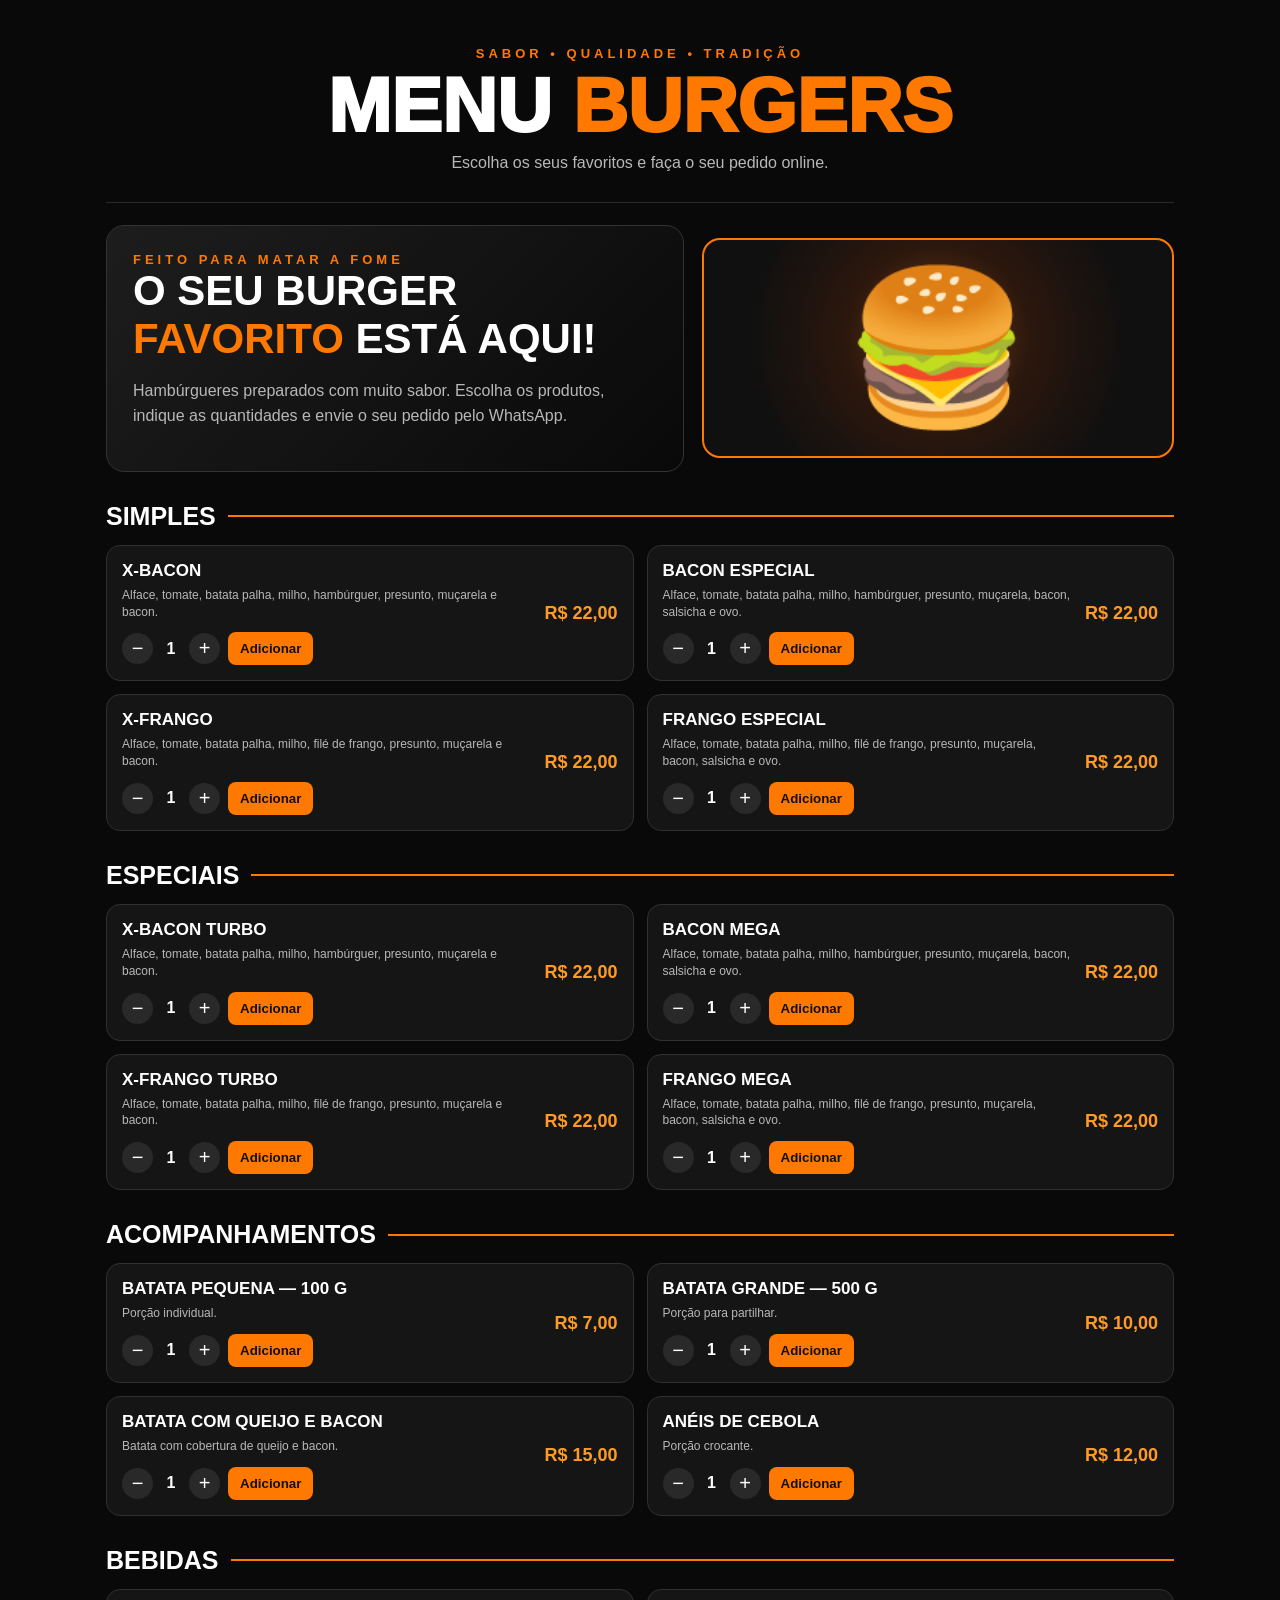
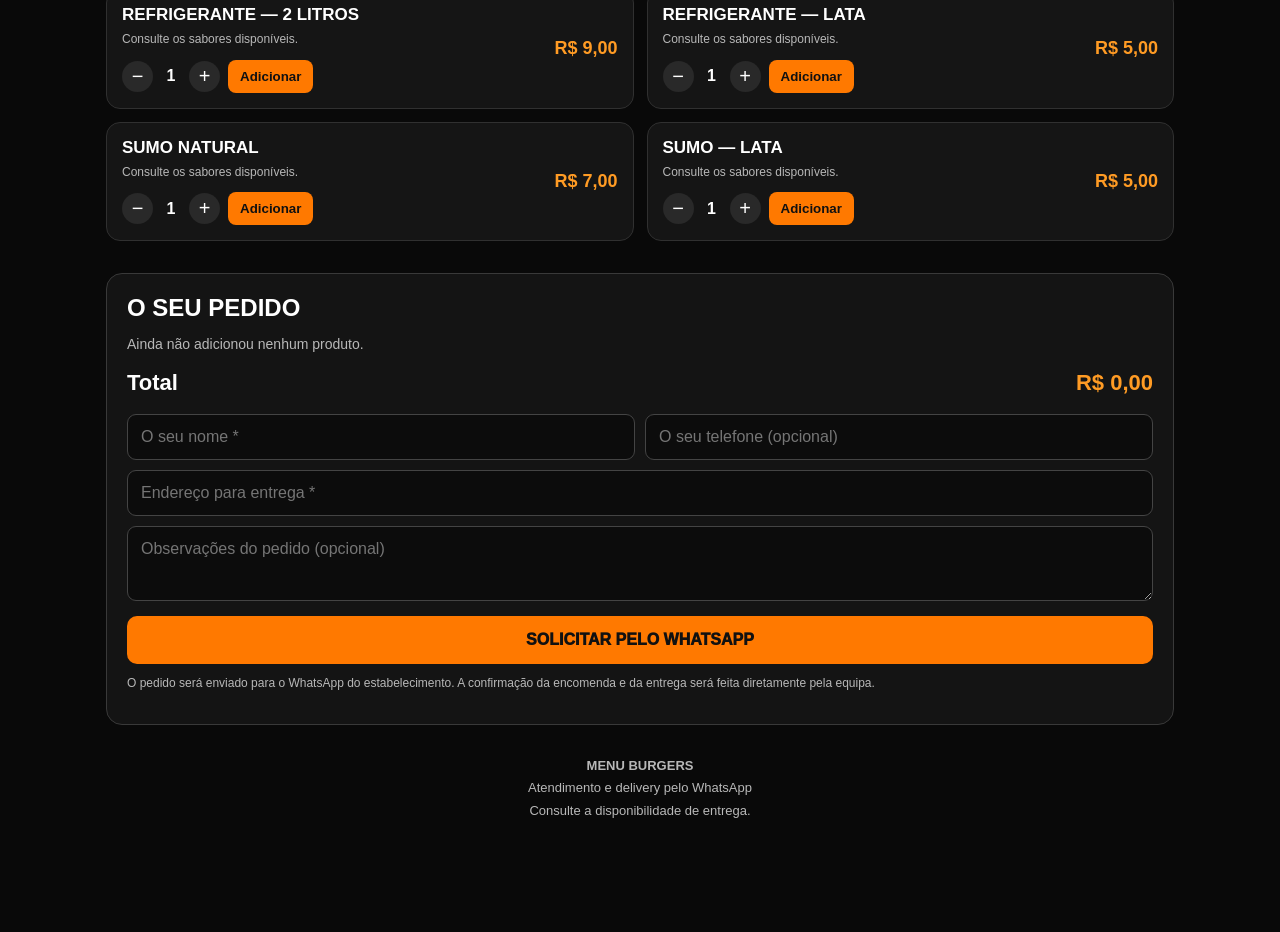
<file: public/assets/aistudio/cardapio-digital-burgers_-_C_pia_00836f5f.html>
<!DOCTYPE html>
<html lang="pt-BR">
<head>
  <meta charset="UTF-8">
  <meta name="viewport" content="width=device-width, initial-scale=1.0">
  <meta name="theme-color" content="#090909">
  <title>Cardápio Digital | Burgers</title>
  <style>
    :root{--bg:#090909;--panel:#151515;--orange:#ff7900;--orange2:#ff9b24;--white:#fff;--muted:#b8b8b8}
    *{box-sizing:border-box} body{margin:0;background:var(--bg);color:var(--white);font-family:Arial,Helvetica,sans-serif}
    .wrap{max-width:1100px;margin:auto;padding:22px 16px 110px}
    header{text-align:center;padding:24px 12px 30px;border-bottom:1px solid #292929}
    .eyebrow{color:var(--orange);font-weight:900;letter-spacing:4px;font-size:13px}
    h1{font-size:clamp(38px,8vw,76px);line-height:.95;margin:9px 0;text-transform:uppercase;font-weight:1000}
    h1 span{color:var(--orange)} .subtitle{color:var(--muted);margin:12px 0 0}
    .hero{display:grid;grid-template-columns:1.1fr .9fr;gap:18px;align-items:center;margin:22px 0 30px}
    .hero-copy{padding:26px;border:1px solid #333;border-radius:18px;background:linear-gradient(135deg,#1d1d1d,#090909)}
    .hero-copy h2{font-size:clamp(25px,4vw,42px);margin:0 0 10px;text-transform:uppercase}
    .hero-copy h2 span{color:var(--orange)} .hero-copy p{color:var(--muted);line-height:1.55}
    .hero-art{min-height:220px;border-radius:18px;border:2px solid var(--orange);display:grid;place-items:center;background:radial-gradient(circle at 50% 45%,#754018 0,#2b170d 35%,#101010 72%);font-size:clamp(80px,15vw,150px)}
    .section{margin:30px 0}.section-head{display:flex;align-items:center;gap:12px;margin-bottom:14px}
    .section-head h2{font-size:25px;margin:0;text-transform:uppercase}.section-head:after{content:"";height:2px;background:var(--orange);flex:1}
    .products{display:grid;grid-template-columns:repeat(2,minmax(0,1fr));gap:13px}
    .product{background:var(--panel);border:1px solid #303030;border-radius:14px;padding:15px;display:grid;grid-template-columns:1fr auto;gap:10px;align-items:center}
    .product h3{font-size:17px;margin:0 0 6px;text-transform:uppercase}.product p{font-size:12px;color:var(--muted);line-height:1.4;margin:0}
    .price{color:var(--orange2);font-weight:900;font-size:18px;white-space:nowrap}
    .controls{display:flex;align-items:center;gap:8px;margin-top:12px}
    .qty-btn{width:31px;height:31px;border:0;border-radius:50%;background:#292929;color:white;font-size:20px;cursor:pointer}
    .qty{min-width:20px;text-align:center;font-weight:bold}
    .add{background:var(--orange);color:#111;border:0;border-radius:8px;padding:9px 12px;font-weight:900;cursor:pointer}
    .add:hover,.checkout:hover{background:var(--orange2)}
    .cart{margin-top:32px;padding:20px;background:#141414;border:1px solid #393939;border-radius:16px}
    .cart h2{margin:0 0 14px;text-transform:uppercase}.cart-row{display:flex;justify-content:space-between;gap:12px;padding:10px 0;border-bottom:1px solid #2c2c2c;font-size:14px}
    .cart-empty{color:var(--muted);font-size:14px}.total{display:flex;justify-content:space-between;font-size:22px;font-weight:900;margin:18px 0}.total strong{color:var(--orange2)}
    .customer{display:grid;grid-template-columns:1fr 1fr;gap:10px;margin:15px 0}
    input,textarea{width:100%;padding:13px;border:1px solid #444;border-radius:9px;background:#0c0c0c;color:white;font:inherit}
    textarea{grid-column:1/-1;min-height:75px;resize:vertical}
    .checkout{width:100%;padding:15px;border:0;border-radius:10px;background:var(--orange);color:#111;font-size:16px;font-weight:1000;cursor:pointer}
    .note{font-size:12px;color:var(--muted);line-height:1.5;margin-top:10px}
    footer{text-align:center;color:var(--muted);font-size:13px;padding:30px 10px 0;line-height:1.7}
    @media(max-width:650px){.hero{grid-template-columns:1fr}.hero-art{min-height:170px}.products{grid-template-columns:1fr}.customer{grid-template-columns:1fr}textarea{grid-column:auto}.wrap{padding-left:12px;padding-right:12px}}
  </style>
</head>
<body>
<div class="wrap">
  <header>
    <div class="eyebrow">SABOR • QUALIDADE • TRADIÇÃO</div>
    <h1>Menu <span>Burgers</span></h1>
    <p class="subtitle">Escolha os seus favoritos e faça o seu pedido online.</p>
  </header>

  <section class="hero">
    <div class="hero-copy">
      <div class="eyebrow">FEITO PARA MATAR A FOME</div>
      <h2>O seu burger <span>favorito</span> está aqui!</h2>
      <p>Hambúrgueres preparados com muito sabor. Escolha os produtos, indique as quantidades e envie o seu pedido pelo WhatsApp.</p>
    </div>
    <div class="hero-art" aria-label="Ilustração de hambúrguer">🍔</div>
  </section>

  <main id="menu"></main>

  <section class="cart" id="carrinho">
    <h2>O seu pedido</h2>
    <div id="cart-items" class="cart-empty">Ainda não adicionou nenhum produto.</div>
    <div class="total"><span>Total</span><strong id="total">R$ 0,00</strong></div>
    <div class="customer">
      <input id="customer-name" type="text" placeholder="O seu nome *" autocomplete="name">
      <input id="customer-phone" type="tel" placeholder="O seu telefone (opcional)">
      <input id="customer-address" type="text" placeholder="Endereço para entrega *" style="grid-column:1/-1">
      <textarea id="customer-notes" placeholder="Observações do pedido (opcional)"></textarea>
    </div>
    <button class="checkout" onclick="sendOrder()">SOLICITAR PELO WHATSAPP</button>
    <p class="note">O pedido será enviado para o WhatsApp do estabelecimento. A confirmação da encomenda e da entrega será feita diretamente pela equipa.</p>
  </section>

  <footer>
    <strong>MENU BURGERS</strong><br>
    Atendimento e delivery pelo WhatsApp<br>
    <span id="delivery-info">Consulte a disponibilidade de entrega.</span>
  </footer>
</div>

<script>
  // CONFIGURAÇÃO: substitua pelo número real, com indicativo do país e apenas algarismos.
  // Exemplo Angola: 244923000000 | Exemplo Brasil: 5511999999999
  const WHATSAPP_NUMBER = "SUBSTITUIR_PELO_NUMERO";

  const menuData = [
    {category:"Simples",items:[
      {id:"x-bacon",name:"X-Bacon",description:"Alface, tomate, batata palha, milho, hambúrguer, presunto, muçarela e bacon.",price:22},
      {id:"bacon-especial",name:"Bacon Especial",description:"Alface, tomate, batata palha, milho, hambúrguer, presunto, muçarela, bacon, salsicha e ovo.",price:22},
      {id:"x-frango",name:"X-Frango",description:"Alface, tomate, batata palha, milho, filé de frango, presunto, muçarela e bacon.",price:22},
      {id:"frango-especial",name:"Frango Especial",description:"Alface, tomate, batata palha, milho, filé de frango, presunto, muçarela, bacon, salsicha e ovo.",price:22}
    ]},
    {category:"Especiais",items:[
      {id:"x-bacon-turbo",name:"X-Bacon Turbo",description:"Alface, tomate, batata palha, milho, hambúrguer, presunto, muçarela e bacon.",price:22},
      {id:"bacon-mega",name:"Bacon Mega",description:"Alface, tomate, batata palha, milho, hambúrguer, presunto, muçarela, bacon, salsicha e ovo.",price:22},
      {id:"x-frango-turbo",name:"X-Frango Turbo",description:"Alface, tomate, batata palha, milho, filé de frango, presunto, muçarela e bacon.",price:22},
      {id:"frango-mega",name:"Frango Mega",description:"Alface, tomate, batata palha, milho, filé de frango, presunto, muçarela, bacon, salsicha e ovo.",price:22}
    ]},
    {category:"Acompanhamentos",items:[
      {id:"batata-pequena",name:"Batata pequena — 100 g",description:"Porção individual.",price:7},
      {id:"batata-grande",name:"Batata grande — 500 g",description:"Porção para partilhar.",price:10},
      {id:"batata-queijo-bacon",name:"Batata com queijo e bacon",description:"Batata com cobertura de queijo e bacon.",price:15},
      {id:"aneis-cebola",name:"Anéis de cebola",description:"Porção crocante.",price:12}
    ]},
    {category:"Bebidas",items:[
      {id:"refri-2l",name:"Refrigerante — 2 litros",description:"Consulte os sabores disponíveis.",price:9},
      {id:"refri-lata",name:"Refrigerante — lata",description:"Consulte os sabores disponíveis.",price:5},
      {id:"suco-natural",name:"Sumo natural",description:"Consulte os sabores disponíveis.",price:7},
      {id:"suco-lata",name:"Sumo — lata",description:"Consulte os sabores disponíveis.",price:5}
    ]}
  ];

  const quantities = {};
  const cart = {};
  const money = value => "R$ " + value.toFixed(2).replace(".", ",");
  const menu = document.getElementById("menu");

  menuData.forEach(section => {
    const sectionEl = document.createElement("section");
    sectionEl.className = "section";
    sectionEl.innerHTML = `<div class="section-head"><h2>${section.category}</h2></div><div class="products"></div>`;
    const grid = sectionEl.querySelector(".products");
    section.items.forEach(item => {
      quantities[item.id] = 1;
      const card = document.createElement("article");
      card.className = "product";
      card.innerHTML = `
        <div>
          <h3>${item.name}</h3><p>${item.description}</p>
          <div class="controls">
            <button class="qty-btn" aria-label="Diminuir ${item.name}" onclick="changeQty('${item.id}',-1)">−</button>
            <span class="qty" id="qty-${item.id}">1</span>
            <button class="qty-btn" aria-label="Aumentar ${item.name}" onclick="changeQty('${item.id}',1)">+</button>
            <button class="add" onclick="addToCart('${item.id}')">Adicionar</button>
          </div>
        </div>
        <div class="price">${money(item.price)}</div>`;
      grid.appendChild(card);
    });
    menu.appendChild(sectionEl);
  });

  function findProduct(id){
    for(const section of menuData){
      const found = section.items.find(item => item.id === id);
      if(found) return found;
    }
  }
  function changeQty(id,delta){
    quantities[id] = Math.max(1,(quantities[id] || 1) + delta);
    document.getElementById("qty-"+id).textContent = quantities[id];
  }
  function addToCart(id){
    cart[id] = (cart[id] || 0) + quantities[id];
    renderCart();
    document.getElementById("carrinho").scrollIntoView({behavior:"smooth",block:"nearest"});
  }
  function removeFromCart(id){
    delete cart[id];
    renderCart();
  }
  function renderCart(){
    const box = document.getElementById("cart-items");
    const ids = Object.keys(cart);
    if(!ids.length){
      box.className = "cart-empty";
      box.textContent = "Ainda não adicionou nenhum produto.";
    } else {
      box.className = "";
      box.innerHTML = ids.map(id => {
        const p = findProduct(id), qty = cart[id], subtotal = p.price * qty;
        return `<div class="cart-row"><span>${p.name} × ${qty}<br><small>${money(p.price)} cada</small></span><span>${money(subtotal)} <button onclick="removeFromCart('${id}')" style="margin-left:8px;background:none;border:0;color:#ff8a32;cursor:pointer">Remover</button></span></div>`;
      }).join("");
    }
    document.getElementById("total").textContent = money(ids.reduce((sum,id)=>sum+findProduct(id).price*cart[id],0));
  }
  function sendOrder(){
    const ids = Object.keys(cart);
    const name = document.getElementById("customer-name").value.trim();
    const address = document.getElementById("customer-address").value.trim();
    const phone = document.getElementById("customer-phone").value.trim();
    const notes = document.getElementById("customer-notes").value.trim();
    if(!ids.length){alert("Adicione pelo menos um produto ao pedido.");return;}
    if(!name || !address){alert("Preencha o seu nome e o endereço de entrega.");return;}
    if(WHATSAPP_NUMBER === "SUBSTITUIR_PELO_NUMERO"){
      alert("O responsável pelo cardápio precisa configurar o número de WhatsApp no código.");return;
    }
    const total = ids.reduce((sum,id)=>sum+findProduct(id).price*cart[id],0);
    const lines = ids.map(id=>{
      const p=findProduct(id), q=cart[id];
      return `• ${p.name} — ${q} x ${money(p.price)} = ${money(q*p.price)}`;
    });
    const message = [
      "Olá! Gostaria de fazer este pedido:",
      "",
      ...lines,
      "",
      `TOTAL: ${money(total)}`,
      "",
      `Nome: ${name}`,
      phone ? `Telefone: ${phone}` : "",
      `Endereço de entrega: ${address}`,
      notes ? `Observações: ${notes}` : "",
      "",
      "Aguardo a confirmação do pedido. Obrigado!"
    ].filter(Boolean).join("\n");
    const url = "https://wa.me/" + WHATSAPP_NUMBER + "?text=" + encodeURIComponent(message);
    window.open(url,"_blank");
  }
</script>
</body>
</html>
</file>
